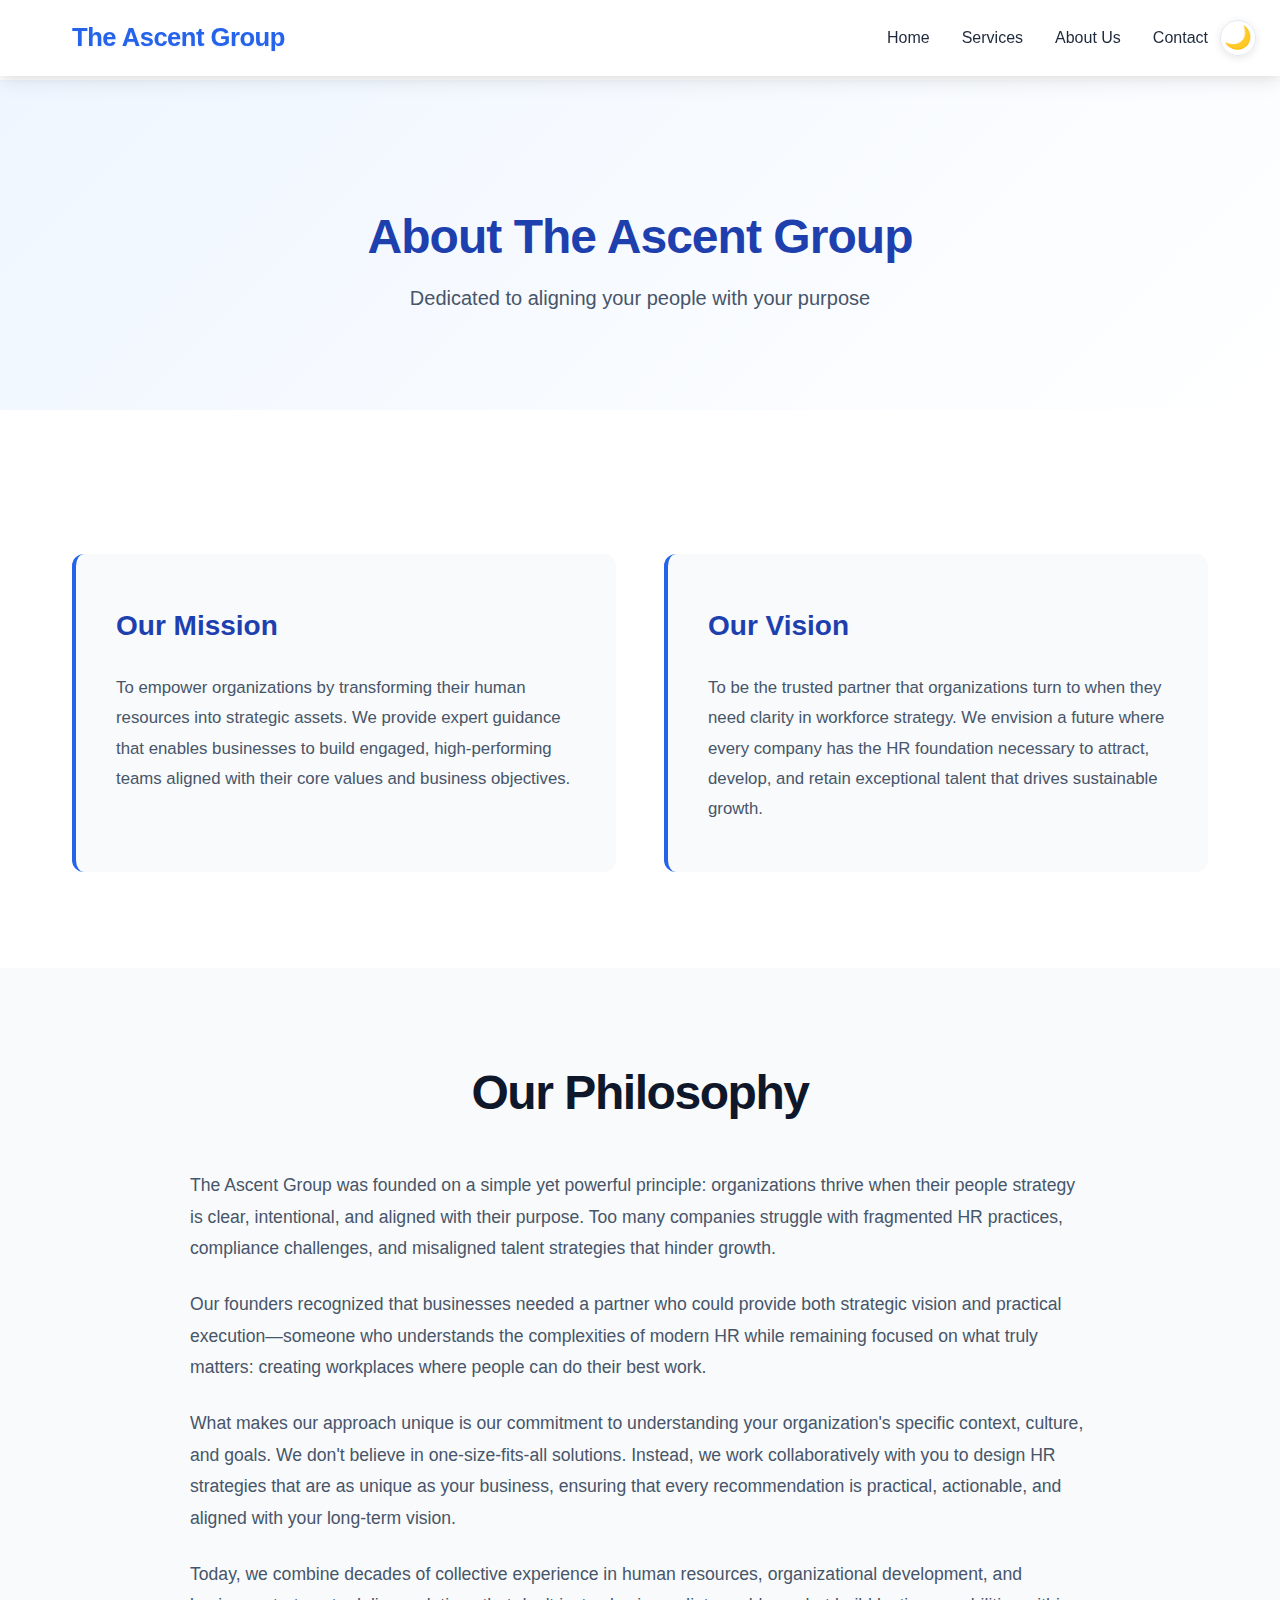
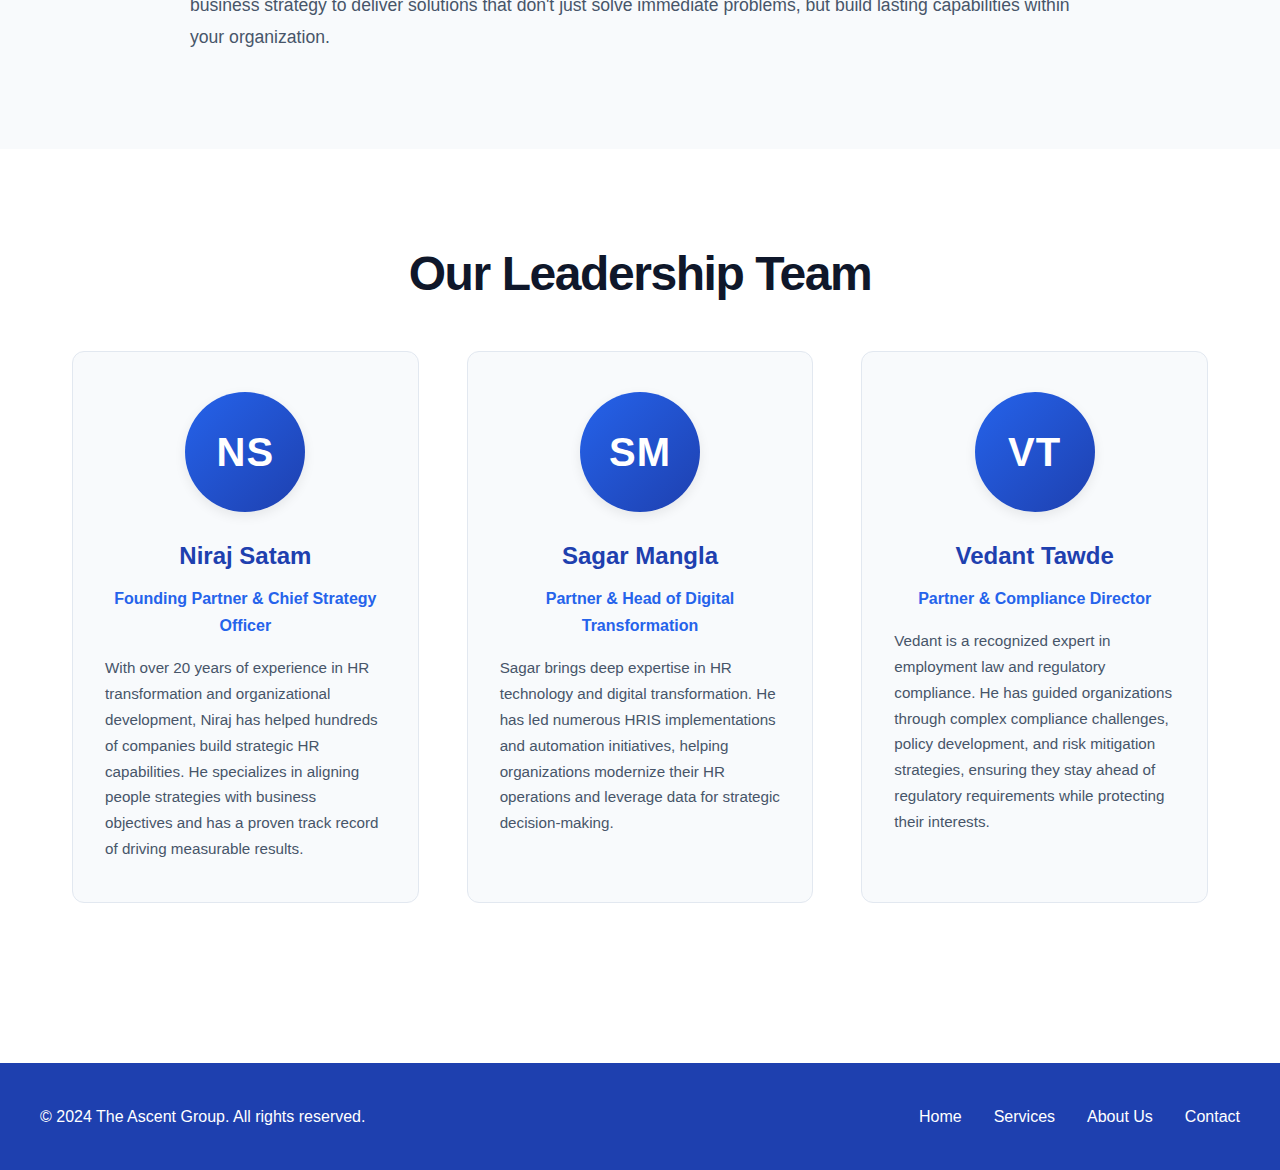
<file: about.html>
<!DOCTYPE html>
<html lang="en">
<head>
    <meta charset="UTF-8">
    <meta name="viewport" content="width=device-width, initial-scale=1.0">
    <title>About Us | The Ascent Group</title>
    <link rel="stylesheet" href="style.css">
</head>
<body>
    <header id="main-header">
        <div class="header-container">
            <div class="logo">The Ascent Group</div>
            <div class="header-actions">
                <button class="theme-toggle" id="theme-toggle" aria-label="Toggle dark mode">
                    <span class="theme-icon">🌙</span>
                </button>
                <button class="hamburger" id="hamburger" aria-label="Toggle menu">
                    <span></span>
                    <span></span>
                    <span></span>
                </button>
            </div>
            <nav>
                <ul class="nav-list" id="nav-list">
                    <li><a href="index.html#home">Home</a></li>
                    <li><a href="services.html">Services</a></li>
                    <li><a href="about.html">About Us</a></li>
                    <li><a href="contact.html">Contact</a></li>
                </ul>
            </nav>
        </div>
    </header>
    <main>
        <section class="page-hero">
            <div class="hero-content">
                <h1>About The Ascent Group</h1>
                <p class="hero-subtitle">Dedicated to aligning your people with your purpose</p>
            </div>
        </section>

        <section class="mission-vision-section">
            <div class="section-container">
                <div class="mission-vision-grid">
                    <div class="mission-card">
                        <h2>Our Mission</h2>
                        <p>To empower organizations by transforming their human resources into strategic assets. We provide expert guidance that enables businesses to build engaged, high-performing teams aligned with their core values and business objectives.</p>
                    </div>
                    <div class="vision-card">
                        <h2>Our Vision</h2>
                        <p>To be the trusted partner that organizations turn to when they need clarity in workforce strategy. We envision a future where every company has the HR foundation necessary to attract, develop, and retain exceptional talent that drives sustainable growth.</p>
                    </div>
                </div>
            </div>
        </section>

        <section class="history-section">
            <div class="section-container">
                <h2 class="section-title">Our Philosophy</h2>
                <div class="history-content">
                    <p>The Ascent Group was founded on a simple yet powerful principle: organizations thrive when their people strategy is clear, intentional, and aligned with their purpose. Too many companies struggle with fragmented HR practices, compliance challenges, and misaligned talent strategies that hinder growth.</p>
                    <p>Our founders recognized that businesses needed a partner who could provide both strategic vision and practical execution—someone who understands the complexities of modern HR while remaining focused on what truly matters: creating workplaces where people can do their best work.</p>
                    <p>What makes our approach unique is our commitment to understanding your organization's specific context, culture, and goals. We don't believe in one-size-fits-all solutions. Instead, we work collaboratively with you to design HR strategies that are as unique as your business, ensuring that every recommendation is practical, actionable, and aligned with your long-term vision.</p>
                    <p>Today, we combine decades of collective experience in human resources, organizational development, and business strategy to deliver solutions that don't just solve immediate problems, but build lasting capabilities within your organization.</p>
                </div>
            </div>
        </section>

        <section class="leadership-section">
            <div class="section-container">
                <h2 class="section-title">Our Leadership Team</h2>
                <div class="leadership-grid">
                    <div class="leader-card">
                        <div class="leader-image">
                            <div class="leader-placeholder">NS</div>
                        </div>
                        <h3>Niraj Satam</h3>
                        <p class="leader-title">Founding Partner & Chief Strategy Officer</p>
                        <p class="leader-bio">With over 20 years of experience in HR transformation and organizational development, Niraj has helped hundreds of companies build strategic HR capabilities. He specializes in aligning people strategies with business objectives and has a proven track record of driving measurable results.</p>
                    </div>

                    <div class="leader-card">
                        <div class="leader-image">
                            <div class="leader-placeholder">SM</div>
                        </div>
                        <h3>Sagar Mangla</h3>
                        <p class="leader-title">Partner & Head of Digital Transformation</p>
                        <p class="leader-bio">Sagar brings deep expertise in HR technology and digital transformation. He has led numerous HRIS implementations and automation initiatives, helping organizations modernize their HR operations and leverage data for strategic decision-making.</p>
                    </div>

                    <div class="leader-card">
                        <div class="leader-image">
                            <div class="leader-placeholder">VT</div>
                        </div>
                        <h3>Vedant Tawde</h3>
                        <p class="leader-title">Partner & Compliance Director</p>
                        <p class="leader-bio">Vedant is a recognized expert in employment law and regulatory compliance. He has guided organizations through complex compliance challenges, policy development, and risk mitigation strategies, ensuring they stay ahead of regulatory requirements while protecting their interests.</p>
                    </div>
                </div>
            </div>
        </section>
    </main>

    <footer>
        <div class="footer-container">
            <p>&copy; 2024 The Ascent Group. All rights reserved.</p>
            <nav class="footer-nav">
                <a href="index.html#home">Home</a>
                <a href="services.html">Services</a>
                <a href="about.html">About Us</a>
                <a href="contact.html">Contact</a>
            </nav>
        </div>
    </footer>

    <script src="script.js"></script>
</body>
</html>
</file>
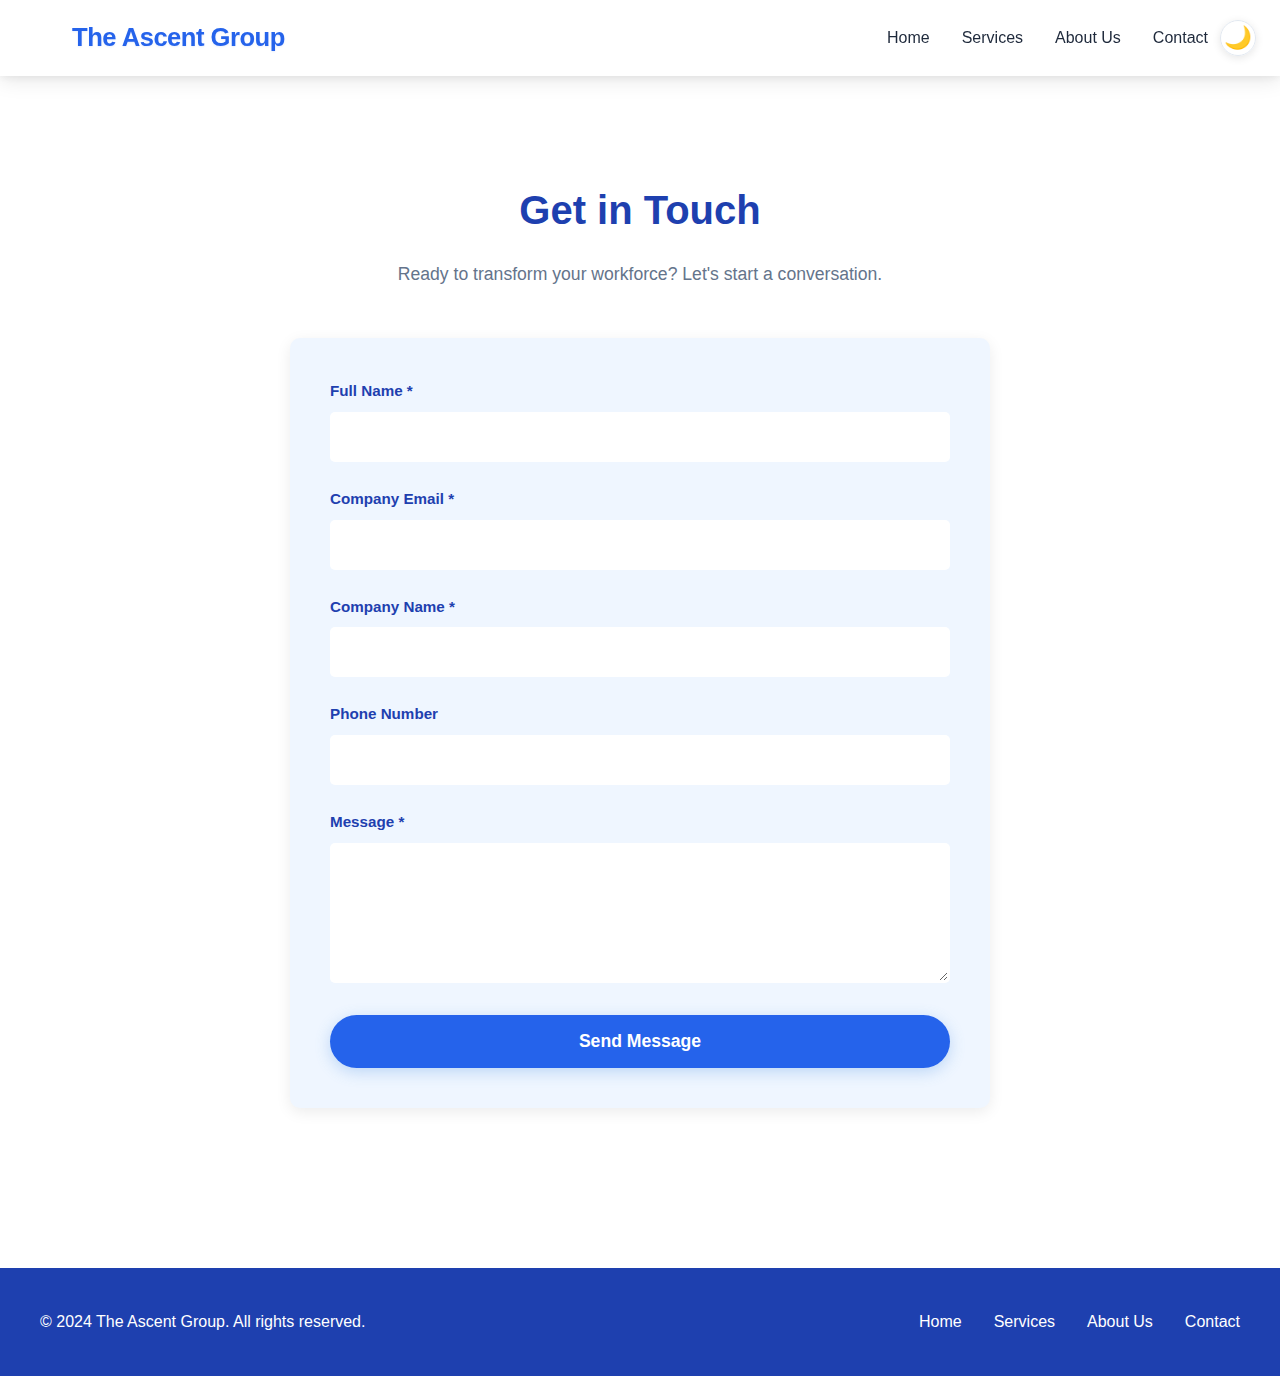
<file: contact.html>
<!DOCTYPE html>
<html lang="en">
<head>
    <meta charset="UTF-8">
    <meta name="viewport" content="width=device-width, initial-scale=1.0">
    <title>Contact Us | The Ascent Group</title>
    <link rel="stylesheet" href="style.css">
</head>
<body>
    <header id="main-header">
        <div class="header-container">
            <div class="logo">The Ascent Group</div>
            <div class="header-actions">
                <button class="theme-toggle" id="theme-toggle" aria-label="Toggle dark mode">
                    <span class="theme-icon">🌙</span>
                </button>
                <button class="hamburger" id="hamburger" aria-label="Toggle menu">
                    <span></span>
                    <span></span>
                    <span></span>
                </button>
            </div>
            <nav>
                <ul class="nav-list" id="nav-list">
                    <li><a href="index.html#home">Home</a></li>
                    <li><a href="index.html#services">Services</a></li>
                    <li><a href="index.html#about">About Us</a></li>
                    <li><a href="contact.html">Contact</a></li>
                </ul>
            </nav>
        </div>
    </header>

    <main>
        <section class="contact-section">
            <div class="contact-container">
                <h1>Get in Touch</h1>
                <p class="contact-subtitle">Ready to transform your workforce? Let's start a conversation.</p>
                
                <form id="contact-form" action="https://formspree.io/f/mvgedvop" method="POST">
                    <div class="form-group">
                        <label for="full-name">Full Name *</label>
                        <input type="text" id="full-name" name="full-name" required>
                    </div>

                    <div class="form-group">
                        <label for="company-email">Company Email *</label>
                        <input type="email" id="company-email" name="company-email" required>
                    </div>

                    <div class="form-group">
                        <label for="company-name">Company Name *</label>
                        <input type="text" id="company-name" name="company-name" required>
                    </div>

                    <div class="form-group">
                        <label for="phone">Phone Number</label>
                        <input type="tel" id="phone" name="phone">
                    </div>

                    <div class="form-group">
                        <label for="message">Message *</label>
                        <textarea id="message" name="message" rows="6" required></textarea>
                    </div>

                    <button type="submit" class="submit-button">Send Message</button>
                </form>

                <div id="thank-you-message" class="thank-you-message" style="display: none;">
                    <h2>Thank You!</h2>
                    <p>We've received your message and will get back to you within 24 hours.</p>
                    <a href="index.html" class="cta-button">Return to Home</a>
                </div>
            </div>
        </section>
    </main>

    <footer>
        <div class="footer-container">
            <p>&copy; 2024 The Ascent Group. All rights reserved.</p>
            <nav class="footer-nav">
                <a href="index.html#home">Home</a>
                <a href="index.html#services">Services</a>
                <a href="index.html#about">About Us</a>
                <a href="contact.html">Contact</a>
            </nav>
        </div>
    </footer>

    <script src="script.js"></script>
    <script>
        // Handle form submission and show thank you message
        document.getElementById('contact-form').addEventListener('submit', function(e) {
            // Allow form to submit to Formspree
            // Formspree will handle the submission and redirect
            // If you want to show a custom thank you message instead of Formspree's redirect,
            // uncomment the lines below and comment out the form action redirect
            
            e.preventDefault();
            document.getElementById('contact-form').style.display = 'none';
            document.getElementById('thank-you-message').style.display = 'block';
        });
    </script>
</body>
</html>
</file>
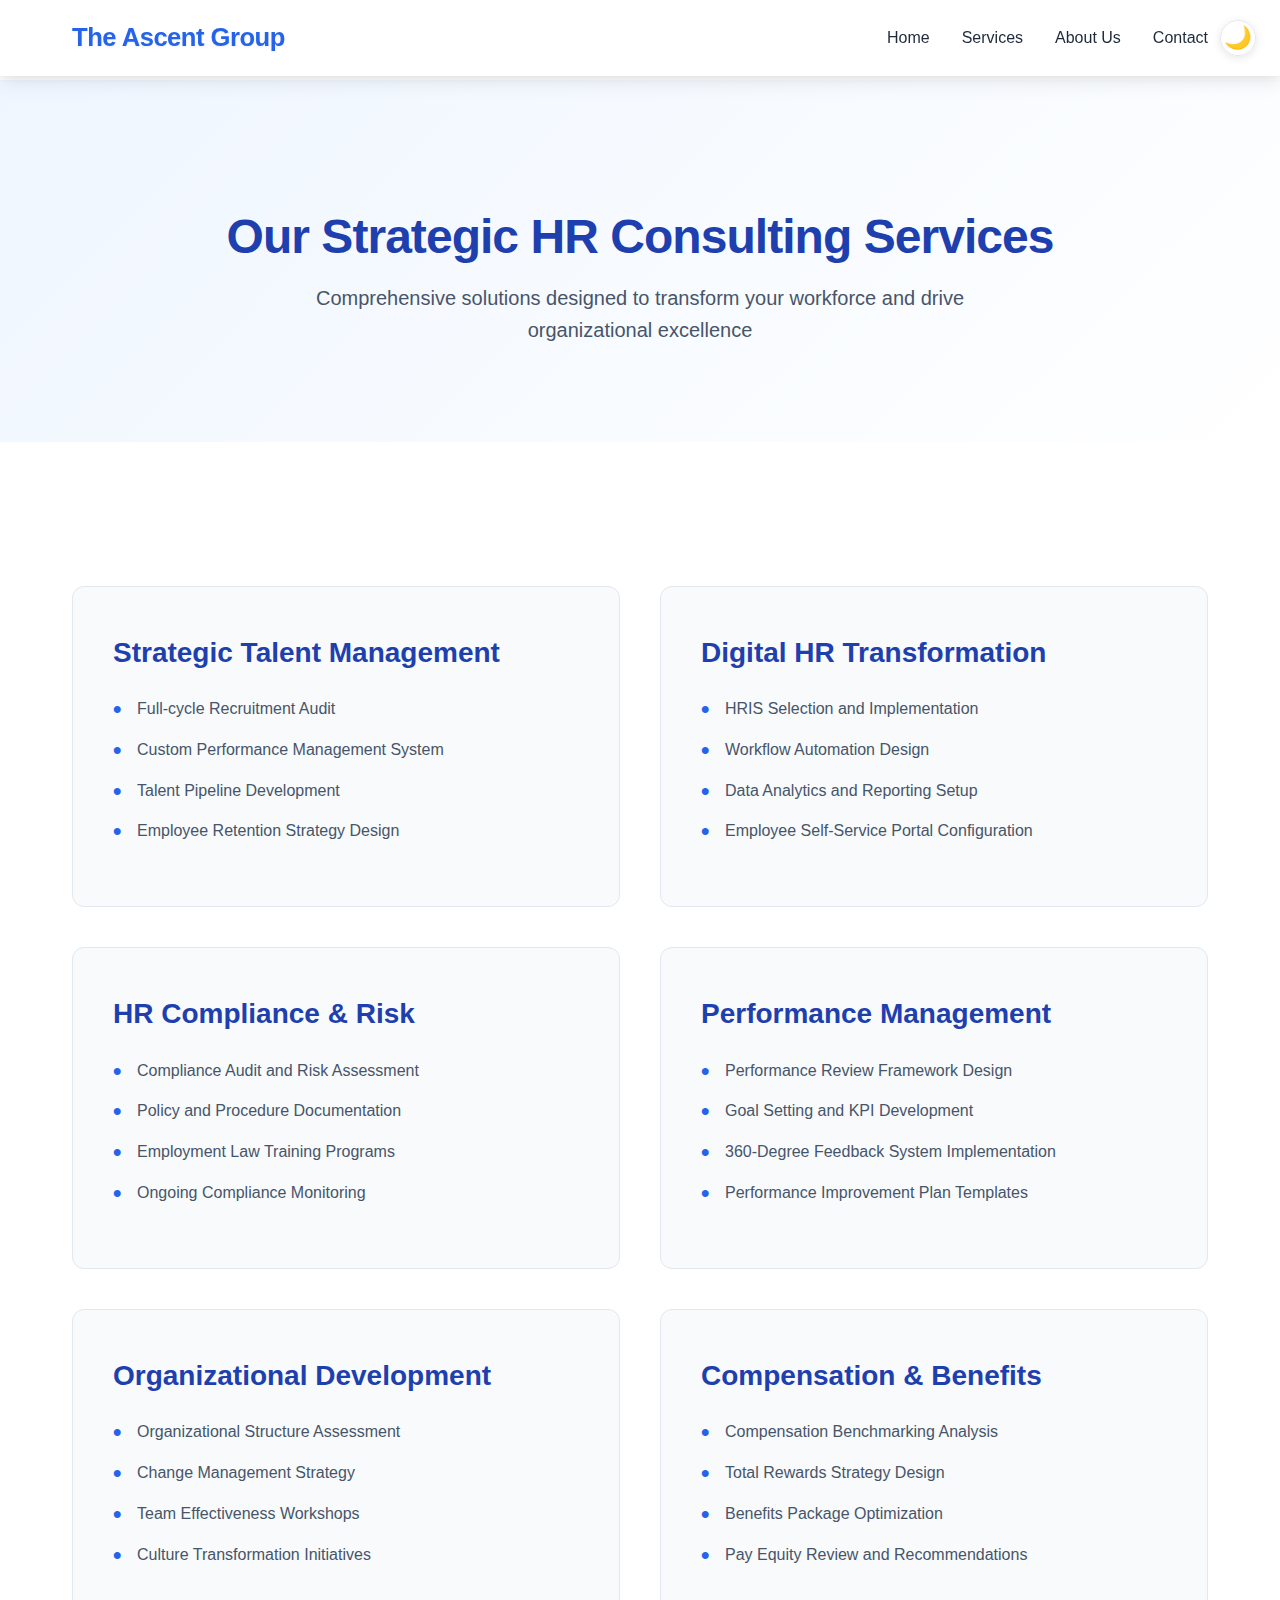
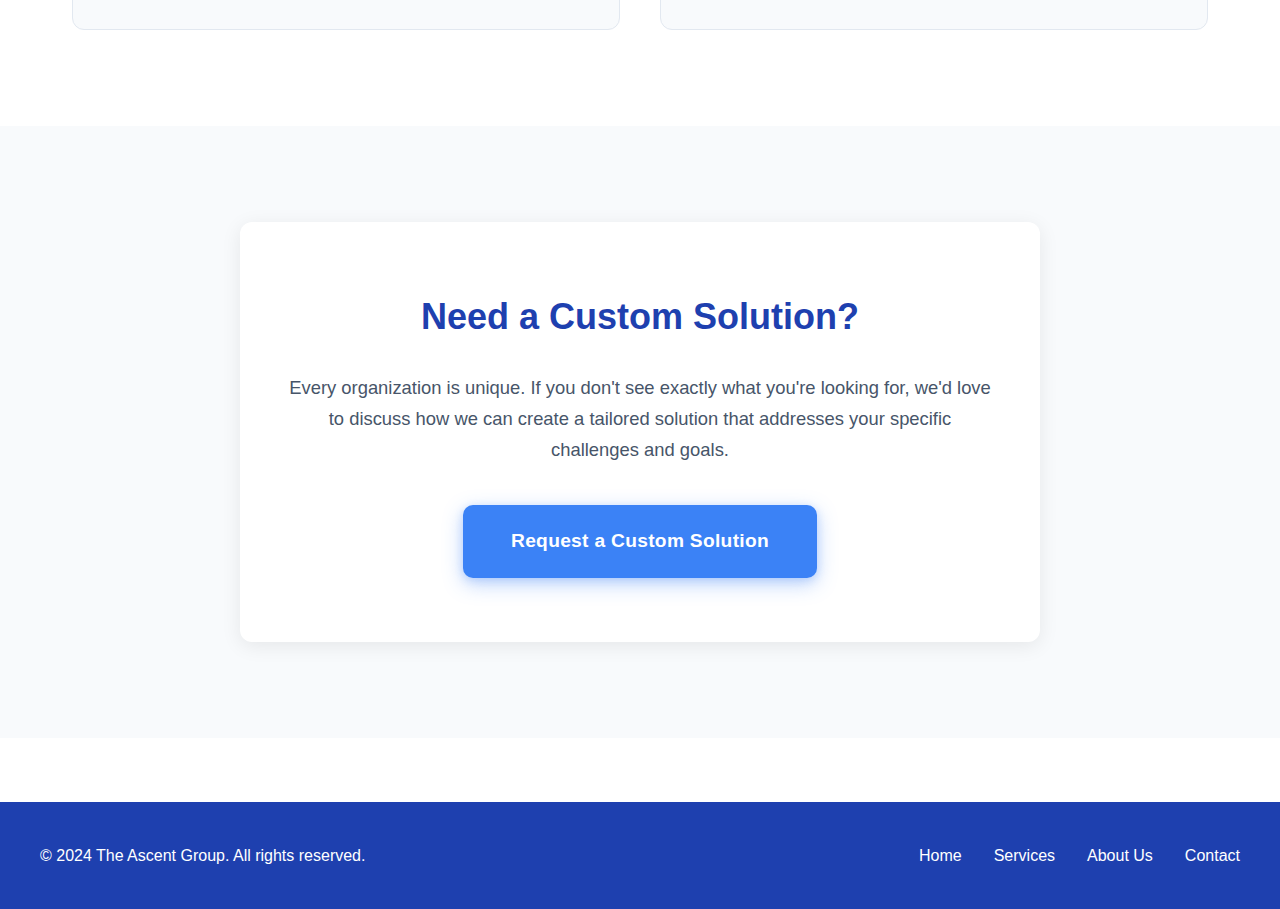
<file: services.html>
<!DOCTYPE html>
<html lang="en">
<head>
    <meta charset="UTF-8">
    <meta name="viewport" content="width=device-width, initial-scale=1.0">
    <title>Our Services | The Ascent Group</title>
    <link rel="stylesheet" href="style.css">
</head>
<body>
    <header id="main-header">
        <div class="header-container">
            <div class="logo">The Ascent Group</div>
            <div class="header-actions">
                <button class="theme-toggle" id="theme-toggle" aria-label="Toggle dark mode">
                    <span class="theme-icon">🌙</span>
                </button>
                <button class="hamburger" id="hamburger" aria-label="Toggle menu">
                    <span></span>
                    <span></span>
                    <span></span>
                </button>
            </div>
            <nav>
                <ul class="nav-list" id="nav-list">
                    <li><a href="index.html#home">Home</a></li>
                    <li><a href="services.html">Services</a></li>
                    <li><a href="about.html">About Us</a></li>
                    <li><a href="contact.html">Contact</a></li>
                </ul>
            </nav>
        </div>
    </header>

    <main>
        <section class="page-hero">
            <div class="hero-content">
                <h1>Our Strategic HR Consulting Services</h1>
                <p class="hero-subtitle">Comprehensive solutions designed to transform your workforce and drive organizational excellence</p>
            </div>
        </section>

        <section class="services-detail-section">
            <div class="section-container">
                <div class="service-category-grid">
                    <div class="service-category-card">
                        <h2>Strategic Talent Management</h2>
                        <ul class="service-deliverables">
                            <li>Full-cycle Recruitment Audit</li>
                            <li>Custom Performance Management System</li>
                            <li>Talent Pipeline Development</li>
                            <li>Employee Retention Strategy Design</li>
                        </ul>
                    </div>

                    <div class="service-category-card">
                        <h2>Digital HR Transformation</h2>
                        <ul class="service-deliverables">
                            <li>HRIS Selection and Implementation</li>
                            <li>Workflow Automation Design</li>
                            <li>Data Analytics and Reporting Setup</li>
                            <li>Employee Self-Service Portal Configuration</li>
                        </ul>
                    </div>

                    <div class="service-category-card">
                        <h2>HR Compliance & Risk</h2>
                        <ul class="service-deliverables">
                            <li>Compliance Audit and Risk Assessment</li>
                            <li>Policy and Procedure Documentation</li>
                            <li>Employment Law Training Programs</li>
                            <li>Ongoing Compliance Monitoring</li>
                        </ul>
                    </div>

                    <div class="service-category-card">
                        <h2>Performance Management</h2>
                        <ul class="service-deliverables">
                            <li>Performance Review Framework Design</li>
                            <li>Goal Setting and KPI Development</li>
                            <li>360-Degree Feedback System Implementation</li>
                            <li>Performance Improvement Plan Templates</li>
                        </ul>
                    </div>

                    <div class="service-category-card">
                        <h2>Organizational Development</h2>
                        <ul class="service-deliverables">
                            <li>Organizational Structure Assessment</li>
                            <li>Change Management Strategy</li>
                            <li>Team Effectiveness Workshops</li>
                            <li>Culture Transformation Initiatives</li>
                        </ul>
                    </div>

                    <div class="service-category-card">
                        <h2>Compensation & Benefits</h2>
                        <ul class="service-deliverables">
                            <li>Compensation Benchmarking Analysis</li>
                            <li>Total Rewards Strategy Design</li>
                            <li>Benefits Package Optimization</li>
                            <li>Pay Equity Review and Recommendations</li>
                        </ul>
                    </div>
                </div>
            </div>
        </section>

        <section class="custom-solution-section">
            <div class="section-container">
                <div class="custom-solution-content">
                    <h2>Need a Custom Solution?</h2>
                    <p>Every organization is unique. If you don't see exactly what you're looking for, we'd love to discuss how we can create a tailored solution that addresses your specific challenges and goals.</p>
                    <a href="contact.html" class="cta-button cta-button-large">Request a Custom Solution</a>
                </div>
            </div>
        </section>
    </main>

    <footer>
        <div class="footer-container">
            <p>&copy; 2024 The Ascent Group. All rights reserved.</p>
            <nav class="footer-nav">
                <a href="index.html#home">Home</a>
                <a href="services.html">Services</a>
                <a href="about.html">About Us</a>
                <a href="contact.html">Contact</a>
            </nav>
        </div>
    </footer>

    <script src="script.js"></script>
</body>
</html>
</file>
<file: style.css>
:root {
    --primary-blue: #2563EB;
    --accent-navy: #1E40AF;
    --vibrant-blue: #3B82F6;
    --light-blue: #EFF6FF;
    --gray-light: #F8FAFC;
    --gray-medium: #E2E8F0;
    --charcoal: #0F172A;
    --navy-dark: #1E293B;
    --white: #FFFFFF;
    --text-dark: #1E293B;
    --text-medium: #475569;
    --text-light: #64748B;
    --shadow: rgba(0, 0, 0, 0.08);
    --shadow-hover: rgba(0, 0, 0, 0.15);
    --shadow-header: rgba(0, 0, 0, 0.1);
    --shadow-card: rgba(0, 0, 0, 0.1);
    --shadow-card-hover: rgba(37, 99, 235, 0.2);
}

* {
    margin: 0;
    padding: 0;
    box-sizing: border-box;
}

body {
    font-family: -apple-system, BlinkMacSystemFont, 'Segoe UI', Roboto, 'Helvetica Neue', Arial, sans-serif;
    line-height: 1.7;
    color: var(--text-dark);
    overflow-x: hidden;
}


header {
    position: fixed;
    top: 0;
    left: 0;
    width: 100%;
    background-color: var(--white);
    box-shadow: 0 4px 20px var(--shadow-header), 0 2px 8px rgba(0, 0, 0, 0.06);
    z-index: 1000;
    transition: all 0.3s ease;
    backdrop-filter: blur(10px);
}

header.scrolled {
    box-shadow: 0 6px 30px rgba(0, 0, 0, 0.12), 0 2px 10px rgba(0, 0, 0, 0.08);
    background-color: rgba(255, 255, 255, 0.98);
}

.header-container {
    max-width: 1200px;
    margin: 0 auto;
    padding: 1rem 2rem;
    display: flex;
    justify-content: space-between;
    align-items: center;
    position: relative;
}

.header-actions {
    display: flex;
    align-items: center;
    gap: 1.5rem;
    position: relative;
}

.logo {
    font-size: 1.6rem;
    font-weight: 800;
    color: var(--primary-blue);
    letter-spacing: -0.5px;
    text-shadow: 0 1px 2px rgba(37, 99, 235, 0.1);
    transition: color 0.3s ease;
}

.logo:hover {
    color: var(--accent-navy);
}

.nav-list {
    display: flex;
    list-style: none;
    gap: 2rem;
}

.nav-list a {
    text-decoration: none;
    color: var(--text-dark);
    font-weight: 500;
    transition: color 0.3s ease;
    position: relative;
}

.nav-list a:hover {
    color: var(--primary-blue);
}

.nav-list a::after {
    content: '';
    position: absolute;
    bottom: -5px;
    left: 0;
    width: 0;
    height: 2px;
    background-color: var(--primary-blue);
    transition: width 0.3s ease;
}

.nav-list a:hover::after {
    width: 100%;
}

/* Hamburger Menu */
.hamburger {
    display: none;
    flex-direction: column;
    background: transparent;
    border: none;
    cursor: pointer;
    padding: 0.5rem;
    gap: 5px;
    z-index: 1001;
}

.hamburger span {
    width: 25px;
    height: 3px;
    background-color: var(--accent-navy);
    transition: all 0.3s ease;
    border-radius: 2px;
}

.hamburger:hover span {
    background-color: var(--primary-blue);
}

/* Theme Toggle Button */
.theme-toggle {
    display: flex;
    align-items: center;
    justify-content: center;
    padding: 0.5rem;
    background-color: rgba(255, 255, 255, 0.9);
    border: 1px solid var(--gray-medium);
    border-radius: 50%;
    cursor: pointer;
    transition: all 0.3s ease;
    width: 36px;
    height: 36px;
    min-width: 36px;
    min-height: 36px;
    position: fixed;
    top: 1.25rem;
    right: 1.5rem;
    z-index: 1002;
    box-shadow: 0 2px 8px rgba(0, 0, 0, 0.1);
    backdrop-filter: blur(10px);
}

.theme-toggle:hover {
    background-color: var(--white);
    border-color: var(--primary-blue);
    transform: translateY(-2px) scale(1.08);
    box-shadow: 0 4px 12px rgba(37, 99, 235, 0.25);
}

.theme-icon {
    font-size: 1.4rem;
    line-height: 1;
    display: block;
}

/* Main Content */
main {
    margin-top: 80px;
}

/* Hero Section */
.hero-section {
    background: linear-gradient(135deg, #E0F2FE 0%, var(--light-blue) 50%, var(--white) 100%);
    background-image: 
        repeating-linear-gradient(
            45deg,
            transparent,
            transparent 10px,
            rgba(37, 99, 235, 0.02) 10px,
            rgba(37, 99, 235, 0.02) 20px
        );
    padding: 12rem 2rem 10rem;
    text-align: center;
    min-height: 80vh;
    display: flex;
    align-items: center;
    justify-content: center;
    position: relative;
    overflow: hidden;
}

.hero-section::before {
    content: '';
    position: absolute;
    top: 0;
    left: 0;
    right: 0;
    bottom: 0;
    background: radial-gradient(circle at 30% 50%, rgba(37, 99, 235, 0.05) 0%, transparent 50%);
    pointer-events: none;
}

.hero-content {
    max-width: 1000px;
    margin: 0 auto;
    position: relative;
    z-index: 1;
}

.hero-section h1 {
    font-size: 4rem;
    font-weight: 800;
    color: var(--charcoal);
    margin-bottom: 1.5rem;
    line-height: 1.15;
    letter-spacing: -0.03em;
    text-shadow: 0 2px 4px rgba(0, 0, 0, 0.05);
}

.hero-subtitle {
    font-size: 1.4rem;
    color: var(--text-medium);
    margin-bottom: 3rem;
    max-width: 700px;
    margin-left: auto;
    margin-right: auto;
    font-weight: 500;
    line-height: 1.6;
}

.cta-button {
    display: inline-block;
    padding: 1.15rem 2.75rem;
    background-color: var(--vibrant-blue);
    color: var(--white);
    text-decoration: none;
    font-weight: 700;
    font-size: 1.15rem;
    border-radius: 10px;
    transition: all 0.3s cubic-bezier(0.4, 0, 0.2, 1);
    box-shadow: 0 6px 20px rgba(59, 130, 246, 0.35), 0 2px 8px rgba(59, 130, 246, 0.2);
    letter-spacing: 0.3px;
}

.cta-button:hover {
    background-color: var(--primary-blue);
    transform: translateY(-3px);
    box-shadow: 0 10px 30px rgba(59, 130, 246, 0.45), 0 4px 12px rgba(59, 130, 246, 0.3);
}

.cta-button-large {
    padding: 1.25rem 3rem;
    font-size: 1.2rem;
}

/* Section Container */
.section-container {
    max-width: 1200px;
    margin: 0 auto;
    padding: 0 2rem;
}

.section-title {
    font-size: 3rem;
    font-weight: 800;
    color: var(--charcoal);
    text-align: center;
    margin-bottom: 1rem;
    letter-spacing: -0.03em;
    line-height: 1.2;
}

.section-subtitle {
    font-size: 1.15rem;
    color: var(--text-medium);
    text-align: center;
    margin-bottom: 3rem;
    max-width: 700px;
    margin-left: auto;
    margin-right: auto;
}

/* Pillars Section */
.pillars-section {
    padding: 7rem 0;
    background: linear-gradient(180deg, var(--white) 0%, var(--navy-dark) 100%);
    background-color: var(--navy-dark);
}

.pillars-section .section-title {
    color: var(--white);
}

.pillars-grid {
    display: grid;
    grid-template-columns: repeat(3, 1fr);
    gap: 2.5rem;
    margin-top: 3rem;
}

.pillar-card {
    background-color: var(--white);
    padding: 3.5rem 3rem;
    border-radius: 16px;
    transition: all 0.4s cubic-bezier(0.4, 0, 0.2, 1);
    border: 2px solid rgba(255, 255, 255, 0.1);
    box-shadow: 0 4px 20px rgba(0, 0, 0, 0.15);
}

.pillar-card:hover {
    transform: translateY(-8px) scale(1.02);
    box-shadow: 0 16px 40px var(--shadow-card-hover), 0 8px 20px rgba(0, 0, 0, 0.2);
    border-color: var(--primary-blue);
}

.pillar-card h3 {
    color: var(--charcoal);
    font-size: 1.75rem;
    font-weight: 700;
    margin-bottom: 1.25rem;
    line-height: 1.3;
}

.pillar-card p {
    color: var(--text-medium);
    font-size: 1rem;
    line-height: 1.7;
}

/* Services Section */
.services-section {
    padding: 6rem 0;
    background-color: var(--gray-light);
}

.services-grid {
    display: grid;
    grid-template-columns: repeat(2, 1fr);
    gap: 2rem;
    margin-top: 3rem;
}

.service-item {
    background-color: var(--white);
    padding: 3rem 2.5rem;
    border-radius: 16px;
    border: 2px solid var(--gray-medium);
    transition: all 0.4s cubic-bezier(0.4, 0, 0.2, 1);
    box-shadow: 0 4px 16px var(--shadow-card);
}

.service-item:hover {
    transform: translateY(-8px) scale(1.02);
    box-shadow: 0 16px 40px var(--shadow-card-hover), 0 8px 20px rgba(0, 0, 0, 0.15);
    border-color: var(--primary-blue);
}

.service-item h3 {
    color: var(--charcoal);
    font-size: 1.6rem;
    font-weight: 700;
    margin-bottom: 1.25rem;
    line-height: 1.3;
}

.service-item p {
    color: var(--text-medium);
    font-size: 1rem;
    line-height: 1.7;
}

/* Testimonials Section */
.testimonials-section {
    padding: 7rem 0;
    background: linear-gradient(180deg, var(--charcoal) 0%, var(--navy-dark) 100%);
    background-color: var(--charcoal);
}

.testimonials-section .section-title {
    color: var(--white);
}

.testimonials-grid {
    display: grid;
    grid-template-columns: repeat(2, 1fr);
    gap: 2.5rem;
    margin-top: 3rem;
    margin-bottom: 4rem;
}

.testimonial-card {
    background-color: var(--white);
    padding: 3.5rem 3rem;
    border-radius: 16px;
    border-left: 5px solid var(--vibrant-blue);
    position: relative;
    box-shadow: 0 4px 20px rgba(0, 0, 0, 0.15);
    transition: all 0.4s cubic-bezier(0.4, 0, 0.2, 1);
}

.testimonial-card:hover {
    transform: translateY(-6px);
    box-shadow: 0 12px 35px rgba(0, 0, 0, 0.2), 0 6px 15px rgba(59, 130, 246, 0.15);
}

.quote-icon {
    font-size: 4rem;
    color: var(--primary-blue);
    line-height: 1;
    margin-bottom: 1rem;
    opacity: 0.3;
    font-family: Georgia, serif;
}

.testimonial-card blockquote {
    margin: 0;
    padding: 0;
}

.testimonial-card blockquote p {
    font-size: 1.15rem;
    color: var(--text-dark);
    line-height: 1.8;
    font-style: italic;
    margin-bottom: 1.5rem;
    font-weight: 500;
}

.testimonial-author {
    margin-top: 1.5rem;
    padding-top: 1.5rem;
    border-top: 1px solid var(--gray-medium);
}

.author-name {
    font-weight: 600;
    color: var(--accent-navy);
    font-size: 1rem;
    margin-bottom: 0.25rem;
}

.author-title {
    font-size: 0.9rem;
    color: var(--text-light);
}

.trust-logos {
    display: flex;
    justify-content: center;
    align-items: center;
    gap: 3rem;
    flex-wrap: wrap;
    padding-top: 3rem;
    border-top: 1px solid rgba(255, 255, 255, 0.2);
}

.logo-placeholder {
    padding: 1.75rem 2.75rem;
    background-color: rgba(255, 255, 255, 0.1);
    border: 1px solid rgba(255, 255, 255, 0.2);
    border-radius: 12px;
    color: rgba(255, 255, 255, 0.8);
    font-size: 0.95rem;
    font-weight: 600;
    min-width: 150px;
    text-align: center;
    transition: all 0.3s ease;
    backdrop-filter: blur(10px);
}

.logo-placeholder:hover {
    background-color: rgba(255, 255, 255, 0.15);
    border-color: rgba(255, 255, 255, 0.3);
    transform: translateY(-2px);
}

/* Client Logo Images */
.client-logo {
    max-width: 150px;
    height: auto;
    max-height: 50px;
    width: auto;
    filter: grayscale(100%);
    opacity: 0.7;
    transition: all 0.3s ease;
    object-fit: contain;
}

.client-logo:hover {
    opacity: 0.9;
    filter: grayscale(80%);
    transform: translateY(-2px);
}

/* Final CTA Section */
.final-cta-section {
    padding: 6rem 2rem;
    background: linear-gradient(135deg, var(--vibrant-blue) 0%, var(--primary-blue) 50%, var(--accent-navy) 100%);
    color: var(--white);
    text-align: center;
    position: relative;
    overflow: hidden;
}

.final-cta-section::before {
    content: '';
    position: absolute;
    top: 0;
    left: 0;
    right: 0;
    bottom: 0;
    background: radial-gradient(circle at 50% 50%, rgba(255, 255, 255, 0.1) 0%, transparent 70%);
    pointer-events: none;
}

.cta-container {
    max-width: 800px;
    margin: 0 auto;
    position: relative;
    z-index: 1;
}

.final-cta-section h2 {
    font-size: 3rem;
    font-weight: 800;
    margin-bottom: 1.25rem;
    color: var(--white);
    letter-spacing: -0.03em;
    line-height: 1.2;
    text-shadow: 0 2px 4px rgba(0, 0, 0, 0.1);
}

.final-cta-section p {
    font-size: 1.3rem;
    margin-bottom: 3rem;
    opacity: 0.95;
    line-height: 1.7;
    font-weight: 500;
}

.final-cta-section .cta-button {
    background-color: var(--white);
    color: var(--accent-navy);
    box-shadow: 0 8px 25px rgba(0, 0, 0, 0.2);
}

.final-cta-section .cta-button:hover {
    background-color: var(--gray-light);
    color: var(--accent-navy);
    transform: translateY(-4px);
    box-shadow: 0 12px 35px rgba(0, 0, 0, 0.3);
}

/* Footer */
footer {
    background-color: var(--accent-navy);
    color: var(--white);
    padding: 2.5rem 2rem;
    margin-top: 4rem;
}

.footer-container {
    max-width: 1200px;
    margin: 0 auto;
    display: flex;
    justify-content: space-between;
    align-items: center;
    flex-wrap: wrap;
    gap: 1.5rem;
}

.footer-nav {
    display: flex;
    gap: 2rem;
}

.footer-nav a {
    color: var(--white);
    text-decoration: none;
    transition: color 0.3s ease;
}

.footer-nav a:hover {
    color: var(--light-blue);
}

/* Contact Form Styles */
.contact-section {
    padding: 6rem 2rem;
    background-color: var(--white);
    min-height: calc(100vh - 80px);
    display: flex;
    align-items: center;
}

.contact-container {
    max-width: 700px;
    margin: 0 auto;
    width: 100%;
}

.contact-section h1 {
    font-size: 2.5rem;
    color: var(--accent-navy);
    margin-bottom: 1rem;
    text-align: center;
    font-weight: 700;
}

.contact-subtitle {
    text-align: center;
    color: var(--text-light);
    font-size: 1.1rem;
    margin-bottom: 3rem;
}

#contact-form {
    background-color: var(--light-blue);
    padding: 2.5rem;
    border-radius: 10px;
    box-shadow: 0 4px 15px var(--shadow);
}

.form-group {
    margin-bottom: 1.5rem;
}

.form-group label {
    display: block;
    margin-bottom: 0.5rem;
    color: var(--accent-navy);
    font-weight: 600;
    font-size: 0.95rem;
}

.form-group input,
.form-group textarea {
    width: 100%;
    padding: 0.875rem;
    border: 2px solid transparent;
    border-radius: 5px;
    font-size: 1rem;
    font-family: inherit;
    transition: border-color 0.3s ease, box-shadow 0.3s ease;
    background-color: var(--white);
    color: var(--text-dark);
}

.form-group input:focus,
.form-group textarea:focus {
    outline: none;
    border-color: var(--primary-blue);
    box-shadow: 0 0 0 3px rgba(74, 144, 226, 0.1);
}

.form-group textarea {
    resize: vertical;
    min-height: 120px;
}

.submit-button {
    width: 100%;
    padding: 1rem 2rem;
    background-color: var(--primary-blue);
    color: var(--white);
    border: none;
    border-radius: 50px;
    font-size: 1.1rem;
    font-weight: 600;
    cursor: pointer;
    transition: all 0.3s ease;
    box-shadow: 0 4px 15px rgba(74, 144, 226, 0.3);
}

.submit-button:hover {
    background-color: var(--accent-navy);
    transform: translateY(-2px);
    box-shadow: 0 6px 20px rgba(74, 144, 226, 0.4);
}

.submit-button:active {
    transform: translateY(0);
}

.thank-you-message {
    background-color: var(--light-blue);
    padding: 3rem 2.5rem;
    border-radius: 10px;
    text-align: center;
    box-shadow: 0 4px 15px var(--shadow);
}

.thank-you-message h2 {
    color: var(--accent-navy);
    font-size: 2rem;
    margin-bottom: 1rem;
}

.thank-you-message p {
    color: var(--text-dark);
    font-size: 1.1rem;
    margin-bottom: 2rem;
    line-height: 1.7;
}

/* Responsive Design */
@media (max-width: 768px) {
    .header-container {
        flex-direction: row;
        gap: 1rem;
        padding: 1rem;
    }

    .theme-toggle {
        top: 1rem;
        right: 4rem;
        width: 32px;
        height: 32px;
        min-width: 32px;
        min-height: 32px;
    }

    .theme-icon {
        font-size: 1.2rem;
    }

    .hamburger {
        display: flex;
    }

    nav {
        position: absolute;
        top: 100%;
        left: 0;
        width: 100%;
        background-color: var(--white);
        box-shadow: 0 4px 10px var(--shadow);
        max-height: 0;
        overflow: hidden;
        transition: max-height 0.3s ease;
        z-index: 999;
    }

    nav.menu-open {
        max-height: 500px;
        overflow: visible;
    }

    .nav-list {
        flex-direction: column;
        gap: 0;
        padding: 0;
        width: 100%;
        margin: 0;
        display: none;
    }

    nav.menu-open .nav-list,
    .nav-list.active {
        display: flex;
    }

    .nav-list li {
        width: 100%;
        border-bottom: 1px solid var(--gray-medium);
        list-style: none;
    }

    .nav-list li:last-child {
        border-bottom: none;
    }

    .nav-list a {
        display: block;
        padding: 1.25rem 2rem;
        width: 100%;
        color: var(--text-dark);
        font-weight: 500;
    }

    .nav-list a:hover {
        background-color: var(--gray-light);
        color: var(--primary-blue);
    }

    .nav-list a::after {
        display: none;
    }

    .hamburger.active span:nth-child(1) {
        transform: rotate(45deg) translate(8px, 8px);
    }

    .hamburger.active span:nth-child(2) {
        opacity: 0;
    }

    .hamburger.active span:nth-child(3) {
        transform: rotate(-45deg) translate(7px, -7px);
    }

    .hero-section {
        padding: 6rem 1.5rem 4rem;
        min-height: 60vh;
    }

    .hero-section h1 {
        font-size: 2.5rem;
    }

    .hero-subtitle {
        font-size: 1.1rem;
    }

    .cta-button {
        padding: 0.875rem 2rem;
        font-size: 1rem;
    }

    .section-title {
        font-size: 2.25rem;
    }

    .section-subtitle {
        font-size: 1rem;
    }

    .pillars-section,
    .services-section,
    .testimonials-section {
        padding: 4rem 0;
    }

    .pillars-grid {
        grid-template-columns: 1fr;
        gap: 2rem;
    }

    .services-grid {
        grid-template-columns: 1fr;
        gap: 1.5rem;
    }

    .testimonials-grid {
        grid-template-columns: 1fr;
        gap: 2rem;
    }

    .final-cta-section {
        padding: 4rem 1.5rem;
    }

    .final-cta-section h2 {
        font-size: 2.25rem;
    }

    .final-cta-section p {
        font-size: 1.1rem;
    }

    .trust-logos {
        gap: 1.5rem;
    }

    .footer-container {
        flex-direction: column;
        text-align: center;
    }

    .footer-nav {
        flex-wrap: wrap;
        justify-content: center;
    }
}

@media (max-width: 480px) {
    .logo {
        font-size: 1.2rem;
    }

    .nav-list {
        font-size: 0.9rem;
        gap: 0.75rem;
    }

    .hero-section h1 {
        font-size: 2rem;
    }

    .section-title {
        font-size: 1.9rem;
    }

    .pillar-card,
    .service-item {
        padding: 2rem;
    }

    .testimonial-card {
        padding: 2rem 1.5rem;
    }

    .final-cta-section h2 {
        font-size: 1.9rem;
    }

    .contact-section {
        padding: 4rem 1.5rem;
    }

    .contact-section h1 {
        font-size: 2rem;
    }

    #contact-form {
        padding: 2rem;
    }
}

/* Page Hero (for services.html and about.html) */
.page-hero {
    background: linear-gradient(135deg, var(--light-blue) 0%, var(--white) 100%);
    padding: 8rem 2rem 6rem;
    text-align: center;
    margin-top: 80px;
}

.page-hero h1 {
    font-size: 3rem;
    font-weight: 700;
    color: var(--accent-navy);
    margin-bottom: 1rem;
    line-height: 1.2;
    letter-spacing: -0.02em;
}

.page-hero .hero-subtitle {
    font-size: 1.25rem;
    color: var(--text-medium);
    max-width: 700px;
    margin: 0 auto;
}

/* Services Detail Section */
.services-detail-section {
    padding: 6rem 0;
    background-color: var(--white);
}

.service-category-grid {
    display: grid;
    grid-template-columns: repeat(2, 1fr);
    gap: 2.5rem;
    margin-top: 3rem;
}

.service-category-card {
    background-color: var(--gray-light);
    padding: 3rem 2.5rem;
    border-radius: 12px;
    border: 1px solid var(--gray-medium);
    transition: all 0.3s ease;
}

.service-category-card:hover {
    transform: translateY(-4px);
    box-shadow: 0 8px 24px var(--shadow-hover);
    border-color: var(--primary-blue);
}

.service-category-card h2 {
    color: var(--accent-navy);
    font-size: 1.75rem;
    font-weight: 600;
    margin-bottom: 1.5rem;
    line-height: 1.3;
}

.service-deliverables {
    list-style: none;
    padding: 0;
    margin: 0;
}

.service-deliverables li {
    color: var(--text-medium);
    font-size: 1rem;
    line-height: 1.8;
    padding-left: 1.5rem;
    position: relative;
    margin-bottom: 0.75rem;
}

.service-deliverables li::before {
    content: "•";
    color: var(--primary-blue);
    font-weight: bold;
    font-size: 1.5rem;
    position: absolute;
    left: 0;
    line-height: 1.2;
}

/* Custom Solution Section */
.custom-solution-section {
    padding: 6rem 0;
    background-color: var(--gray-light);
}

.custom-solution-content {
    max-width: 800px;
    margin: 0 auto;
    text-align: center;
    background-color: var(--white);
    padding: 4rem 3rem;
    border-radius: 12px;
    box-shadow: 0 4px 20px var(--shadow);
}

.custom-solution-content h2 {
    font-size: 2.25rem;
    color: var(--accent-navy);
    margin-bottom: 1.5rem;
    font-weight: 700;
}

.custom-solution-content p {
    font-size: 1.15rem;
    color: var(--text-medium);
    line-height: 1.7;
    margin-bottom: 2.5rem;
}

/* Mission & Vision Section */
.mission-vision-section {
    padding: 6rem 0;
    background-color: var(--white);
}

.mission-vision-grid {
    display: grid;
    grid-template-columns: repeat(2, 1fr);
    gap: 3rem;
    margin-top: 3rem;
}

.mission-card,
.vision-card {
    background-color: var(--gray-light);
    padding: 3rem 2.5rem;
    border-radius: 12px;
    border-left: 4px solid var(--primary-blue);
}

.mission-card h2,
.vision-card h2 {
    color: var(--accent-navy);
    font-size: 1.75rem;
    font-weight: 600;
    margin-bottom: 1.5rem;
}

.mission-card p,
.vision-card p {
    color: var(--text-medium);
    font-size: 1.05rem;
    line-height: 1.8;
}

/* History Section */
.history-section {
    padding: 6rem 0;
    background-color: var(--gray-light);
}

.history-content {
    max-width: 900px;
    margin: 3rem auto 0;
}

.history-content p {
    color: var(--text-medium);
    font-size: 1.1rem;
    line-height: 1.8;
    margin-bottom: 1.5rem;
}

.history-content p:last-child {
    margin-bottom: 0;
}

/* Leadership Section */
.leadership-section {
    padding: 6rem 0;
    background-color: var(--white);
}

.leadership-grid {
    display: grid;
    grid-template-columns: repeat(3, 1fr);
    gap: 3rem;
    margin-top: 3rem;
}

.leader-card {
    text-align: center;
    background-color: var(--gray-light);
    padding: 2.5rem 2rem;
    border-radius: 12px;
    border: 1px solid var(--gray-medium);
    transition: all 0.3s ease;
}

.leader-card:hover {
    transform: translateY(-4px);
    box-shadow: 0 8px 24px var(--shadow-hover);
    border-color: var(--primary-blue);
}

.leader-image {
    width: 120px;
    height: 120px;
    margin: 0 auto 1.5rem;
    border-radius: 50%;
    background: linear-gradient(135deg, var(--primary-blue), var(--accent-navy));
    display: flex;
    align-items: center;
    justify-content: center;
    box-shadow: 0 4px 12px var(--shadow);
}

.leader-placeholder {
    color: var(--white);
    font-size: 2.5rem;
    font-weight: 700;
    letter-spacing: 1px;
}

.leader-card h3 {
    color: var(--accent-navy);
    font-size: 1.5rem;
    font-weight: 600;
    margin-bottom: 0.5rem;
}

.leader-title {
    color: var(--primary-blue);
    font-size: 1rem;
    font-weight: 600;
    margin-bottom: 1rem;
}

.leader-bio {
    color: var(--text-medium);
    font-size: 0.95rem;
    line-height: 1.7;
    text-align: left;
}

/* Responsive Styles for New Pages */
@media (max-width: 768px) {
    .page-hero {
        padding: 6rem 1.5rem 4rem;
    }

    .page-hero h1 {
        font-size: 2rem;
    }

    .service-category-grid {
        grid-template-columns: 1fr;
        gap: 2rem;
    }

    .custom-solution-content {
        padding: 3rem 2rem;
    }

    .custom-solution-content h2 {
        font-size: 1.75rem;
    }

    .mission-vision-grid {
        grid-template-columns: 1fr;
        gap: 2rem;
    }

    .leadership-grid {
        grid-template-columns: 1fr;
        gap: 2rem;
    }

    .history-content {
        padding: 0 1rem;
    }
}

@media (max-width: 480px) {
    .page-hero h1 {
        font-size: 1.75rem;
    }

    .service-category-card {
        padding: 2rem 1.5rem;
    }

    .service-category-card h2 {
        font-size: 1.5rem;
    }

    .custom-solution-content {
        padding: 2.5rem 1.5rem;
    }

    .mission-card,
    .vision-card {
        padding: 2rem 1.5rem;
    }

    .leader-card {
        padding: 2rem 1.5rem;
    }

    .leader-image {
        width: 100px;
        height: 100px;
    }

    .leader-placeholder {
        font-size: 2rem;
    }
}

/* ============================================
   DARK MODE STYLES
   ============================================ */

.dark-mode,
html.dark-mode,
body.dark-mode {
    background-color: var(--charcoal);
    color: #E2E8F0;
}

.dark-mode body {
    background-color: var(--charcoal);
    color: #E2E8F0;
}

/* Header Dark Mode */
.dark-mode header {
    background-color: var(--navy-dark);
    box-shadow: 0 4px 20px rgba(0, 0, 0, 0.3), 0 2px 8px rgba(0, 0, 0, 0.2);
}

.dark-mode header.scrolled {
    background-color: rgba(30, 41, 59, 0.98);
    box-shadow: 0 6px 30px rgba(0, 0, 0, 0.4), 0 2px 10px rgba(0, 0, 0, 0.3);
}

.dark-mode .logo {
    color: var(--vibrant-blue);
}

.dark-mode .nav-list a {
    color: #E2E8F0;
}

.dark-mode .nav-list a:hover {
    color: var(--vibrant-blue);
}

.dark-mode .hamburger span {
    background-color: #E2E8F0;
}

.dark-mode .hamburger:hover span {
    background-color: var(--vibrant-blue);
}

/* Theme Toggle Dark Mode */
.dark-mode .theme-toggle {
    background-color: rgba(30, 41, 59, 0.9);
    border-color: rgba(59, 130, 246, 0.3);
    color: #E2E8F0;
    box-shadow: 0 2px 8px rgba(0, 0, 0, 0.3);
}

.dark-mode .theme-toggle:hover {
    background-color: rgba(59, 130, 246, 0.2);
    border-color: var(--vibrant-blue);
    box-shadow: 0 4px 12px rgba(59, 130, 246, 0.3);
}

/* Hero Section Dark Mode */
.dark-mode .hero-section {
    background: linear-gradient(135deg, var(--navy-dark) 0%, var(--charcoal) 50%, #0A0E1A 100%);
    background-image: 
        repeating-linear-gradient(
            45deg,
            transparent,
            transparent 10px,
            rgba(59, 130, 246, 0.03) 10px,
            rgba(59, 130, 246, 0.03) 20px
        );
}

.dark-mode .hero-section::before {
    background: radial-gradient(circle at 30% 50%, rgba(59, 130, 246, 0.1) 0%, transparent 50%);
}

.dark-mode .hero-section h1 {
    color: #FFFFFF;
}

.dark-mode .hero-subtitle {
    color: #CBD5E1;
}

/* Buttons Dark Mode */
.dark-mode .cta-button {
    background-color: var(--vibrant-blue);
    box-shadow: 0 6px 20px rgba(59, 130, 246, 0.4), 0 2px 8px rgba(59, 130, 246, 0.3);
}

.dark-mode .cta-button:hover {
    background-color: #60A5FA;
    box-shadow: 0 10px 30px rgba(59, 130, 246, 0.5), 0 4px 12px rgba(59, 130, 246, 0.4);
}

/* Section Titles Dark Mode */
.dark-mode .section-title {
    color: #FFFFFF;
}

.dark-mode .section-subtitle {
    color: #CBD5E1;
}

/* Pillars Section Dark Mode */
.dark-mode .pillars-section {
    background: linear-gradient(180deg, var(--charcoal) 0%, #0A0E1A 100%);
    background-color: var(--charcoal);
}

.dark-mode .pillar-card {
    background-color: var(--navy-dark);
    border-color: rgba(59, 130, 246, 0.2);
    box-shadow: 0 4px 20px rgba(0, 0, 0, 0.3);
}

.dark-mode .pillar-card:hover {
    box-shadow: 0 16px 40px rgba(59, 130, 246, 0.3), 0 8px 20px rgba(0, 0, 0, 0.4);
    border-color: var(--vibrant-blue);
}

.dark-mode .pillar-card h3 {
    color: #FFFFFF;
}

.dark-mode .pillar-card p {
    color: #CBD5E1;
}

/* Services Section Dark Mode */
.dark-mode .services-section {
    background: linear-gradient(180deg, var(--navy-dark) 0%, var(--charcoal) 100%);
    background-color: var(--navy-dark);
}

.dark-mode .service-item {
    background-color: var(--navy-dark);
    border-color: rgba(59, 130, 246, 0.2);
    box-shadow: 0 4px 16px rgba(0, 0, 0, 0.3);
}

.dark-mode .service-item:hover {
    box-shadow: 0 16px 40px rgba(59, 130, 246, 0.3), 0 8px 20px rgba(0, 0, 0, 0.4);
    border-color: var(--vibrant-blue);
}

.dark-mode .service-item h3 {
    color: #FFFFFF;
}

.dark-mode .service-item p {
    color: #CBD5E1;
}

/* Testimonials Section Dark Mode */
.dark-mode .testimonials-section {
    background: linear-gradient(180deg, #0A0E1A 0%, var(--charcoal) 100%);
    background-color: #0A0E1A;
}

.dark-mode .testimonial-card {
    background-color: var(--navy-dark);
    border-left-color: var(--vibrant-blue);
    box-shadow: 0 4px 20px rgba(0, 0, 0, 0.3);
}

.dark-mode .testimonial-card:hover {
    box-shadow: 0 12px 35px rgba(0, 0, 0, 0.5), 0 6px 15px rgba(59, 130, 246, 0.25);
}

.dark-mode .testimonial-card blockquote p {
    color: #E2E8F0;
}

.dark-mode .author-name {
    color: var(--vibrant-blue);
}

.dark-mode .author-title {
    color: #94A3B8;
}

.dark-mode .trust-logos {
    border-top-color: rgba(255, 255, 255, 0.1);
}

.dark-mode .logo-placeholder {
    background-color: rgba(59, 130, 246, 0.1);
    border-color: rgba(59, 130, 246, 0.2);
    color: rgba(255, 255, 255, 0.7);
}

.dark-mode .logo-placeholder:hover {
    background-color: rgba(59, 130, 246, 0.15);
    border-color: rgba(59, 130, 246, 0.3);
}

.dark-mode .client-logo {
    filter: grayscale(100%) brightness(1.2);
    opacity: 0.75;
}

.dark-mode .client-logo:hover {
    opacity: 0.95;
    filter: grayscale(80%) brightness(1.3);
}

/* Final CTA Section Dark Mode */
.dark-mode .final-cta-section {
    background: linear-gradient(135deg, var(--vibrant-blue) 0%, var(--primary-blue) 50%, var(--accent-navy) 100%);
}

.dark-mode .final-cta-section::before {
    background: radial-gradient(circle at 50% 50%, rgba(255, 255, 255, 0.15) 0%, transparent 70%);
}

/* Footer Dark Mode */
.dark-mode footer {
    background-color: #0A0E1A;
}

.dark-mode .footer-nav a {
    color: #CBD5E1;
}

.dark-mode .footer-nav a:hover {
    color: var(--vibrant-blue);
}

/* Page Hero Dark Mode */
.dark-mode .page-hero {
    background: linear-gradient(135deg, var(--navy-dark) 0%, var(--charcoal) 100%);
    background-image: 
        repeating-linear-gradient(
            45deg,
            transparent,
            transparent 10px,
            rgba(59, 130, 246, 0.03) 10px,
            rgba(59, 130, 246, 0.03) 20px
        );
}

.dark-mode .page-hero h1 {
    color: #FFFFFF;
}

.dark-mode .page-hero .hero-subtitle {
    color: #CBD5E1;
}

/* Services Detail Section Dark Mode */
.dark-mode .services-detail-section {
    background-color: var(--charcoal);
}

/* Service Category Cards Dark Mode */
.dark-mode .service-category-card {
    background-color: var(--navy-dark);
    border-color: rgba(59, 130, 246, 0.2);
}

.dark-mode .service-category-card:hover {
    border-color: var(--vibrant-blue);
    box-shadow: 0 16px 40px rgba(59, 130, 246, 0.3), 0 8px 20px rgba(0, 0, 0, 0.4);
}

.dark-mode .service-category-card h2 {
    color: #FFFFFF;
}

.dark-mode .service-deliverables li {
    color: #CBD5E1;
}

.dark-mode .service-deliverables li::before {
    color: var(--vibrant-blue);
}

/* Custom Solution Section Dark Mode */
.dark-mode .custom-solution-section {
    background-color: var(--navy-dark);
}

.dark-mode .custom-solution-content {
    background-color: var(--charcoal);
    box-shadow: 0 4px 20px rgba(0, 0, 0, 0.3);
    border: 1px solid rgba(59, 130, 246, 0.2);
}

.dark-mode .custom-solution-content h2 {
    color: #FFFFFF;
}

.dark-mode .custom-solution-content p {
    color: #CBD5E1;
}

/* Mission & Vision Dark Mode */
.dark-mode .mission-vision-section {
    background-color: var(--charcoal);
}

.dark-mode .mission-card,
.dark-mode .vision-card {
    background-color: var(--navy-dark);
    border-left-color: var(--vibrant-blue);
}

.dark-mode .mission-card h2,
.dark-mode .vision-card h2 {
    color: #FFFFFF;
}

.dark-mode .mission-card p,
.dark-mode .vision-card p {
    color: #CBD5E1;
}

/* History Section Dark Mode */
.dark-mode .history-section {
    background-color: var(--navy-dark);
}

.dark-mode .history-content p {
    color: #CBD5E1;
}

/* Leadership Section Dark Mode */
.dark-mode .leadership-section {
    background-color: var(--charcoal);
}

.dark-mode .leader-card {
    background-color: var(--navy-dark);
    border-color: rgba(59, 130, 246, 0.2);
}

.dark-mode .leader-card:hover {
    border-color: var(--vibrant-blue);
    box-shadow: 0 8px 24px rgba(59, 130, 246, 0.3), 0 4px 12px rgba(0, 0, 0, 0.4);
}

.dark-mode .leader-card h3 {
    color: #FFFFFF;
}

.dark-mode .leader-title {
    color: var(--vibrant-blue);
}

.dark-mode .leader-bio {
    color: #CBD5E1;
}

/* Contact Form Dark Mode */
.dark-mode .contact-section {
    background-color: var(--charcoal);
}

.dark-mode .contact-section h1 {
    color: #FFFFFF;
}

.dark-mode .contact-subtitle {
    color: #CBD5E1;
}

.dark-mode #contact-form {
    background-color: var(--navy-dark);
    box-shadow: 0 4px 15px rgba(0, 0, 0, 0.3);
}

.dark-mode .form-group label {
    color: #E2E8F0;
}

.dark-mode .form-group input,
.dark-mode .form-group textarea {
    background-color: var(--charcoal);
    border-color: rgba(59, 130, 246, 0.3);
    color: #E2E8F0;
}

.dark-mode .form-group input:focus,
.dark-mode .form-group textarea:focus {
    border-color: var(--vibrant-blue);
    box-shadow: 0 0 0 3px rgba(59, 130, 246, 0.2);
    background-color: #0A0E1A;
}

.dark-mode .submit-button {
    background-color: var(--vibrant-blue);
    box-shadow: 0 4px 15px rgba(59, 130, 246, 0.4);
}

.dark-mode .submit-button:hover {
    background-color: #60A5FA;
    box-shadow: 0 6px 20px rgba(59, 130, 246, 0.5);
}

.dark-mode .thank-you-message {
    background-color: var(--navy-dark);
    box-shadow: 0 4px 15px rgba(0, 0, 0, 0.3);
}

.dark-mode .thank-you-message h2 {
    color: #FFFFFF;
}

.dark-mode .thank-you-message p {
    color: #CBD5E1;
}

/* Mobile Navigation Dark Mode */
.dark-mode nav {
    background-color: var(--navy-dark);
    box-shadow: 0 4px 10px rgba(0, 0, 0, 0.4);
}

.dark-mode .nav-list li {
    border-bottom-color: rgba(59, 130, 246, 0.2);
}

.dark-mode .nav-list a {
    color: #E2E8F0;
}

.dark-mode .nav-list a:hover {
    background-color: rgba(59, 130, 246, 0.1);
    color: var(--vibrant-blue);
}
</file>
